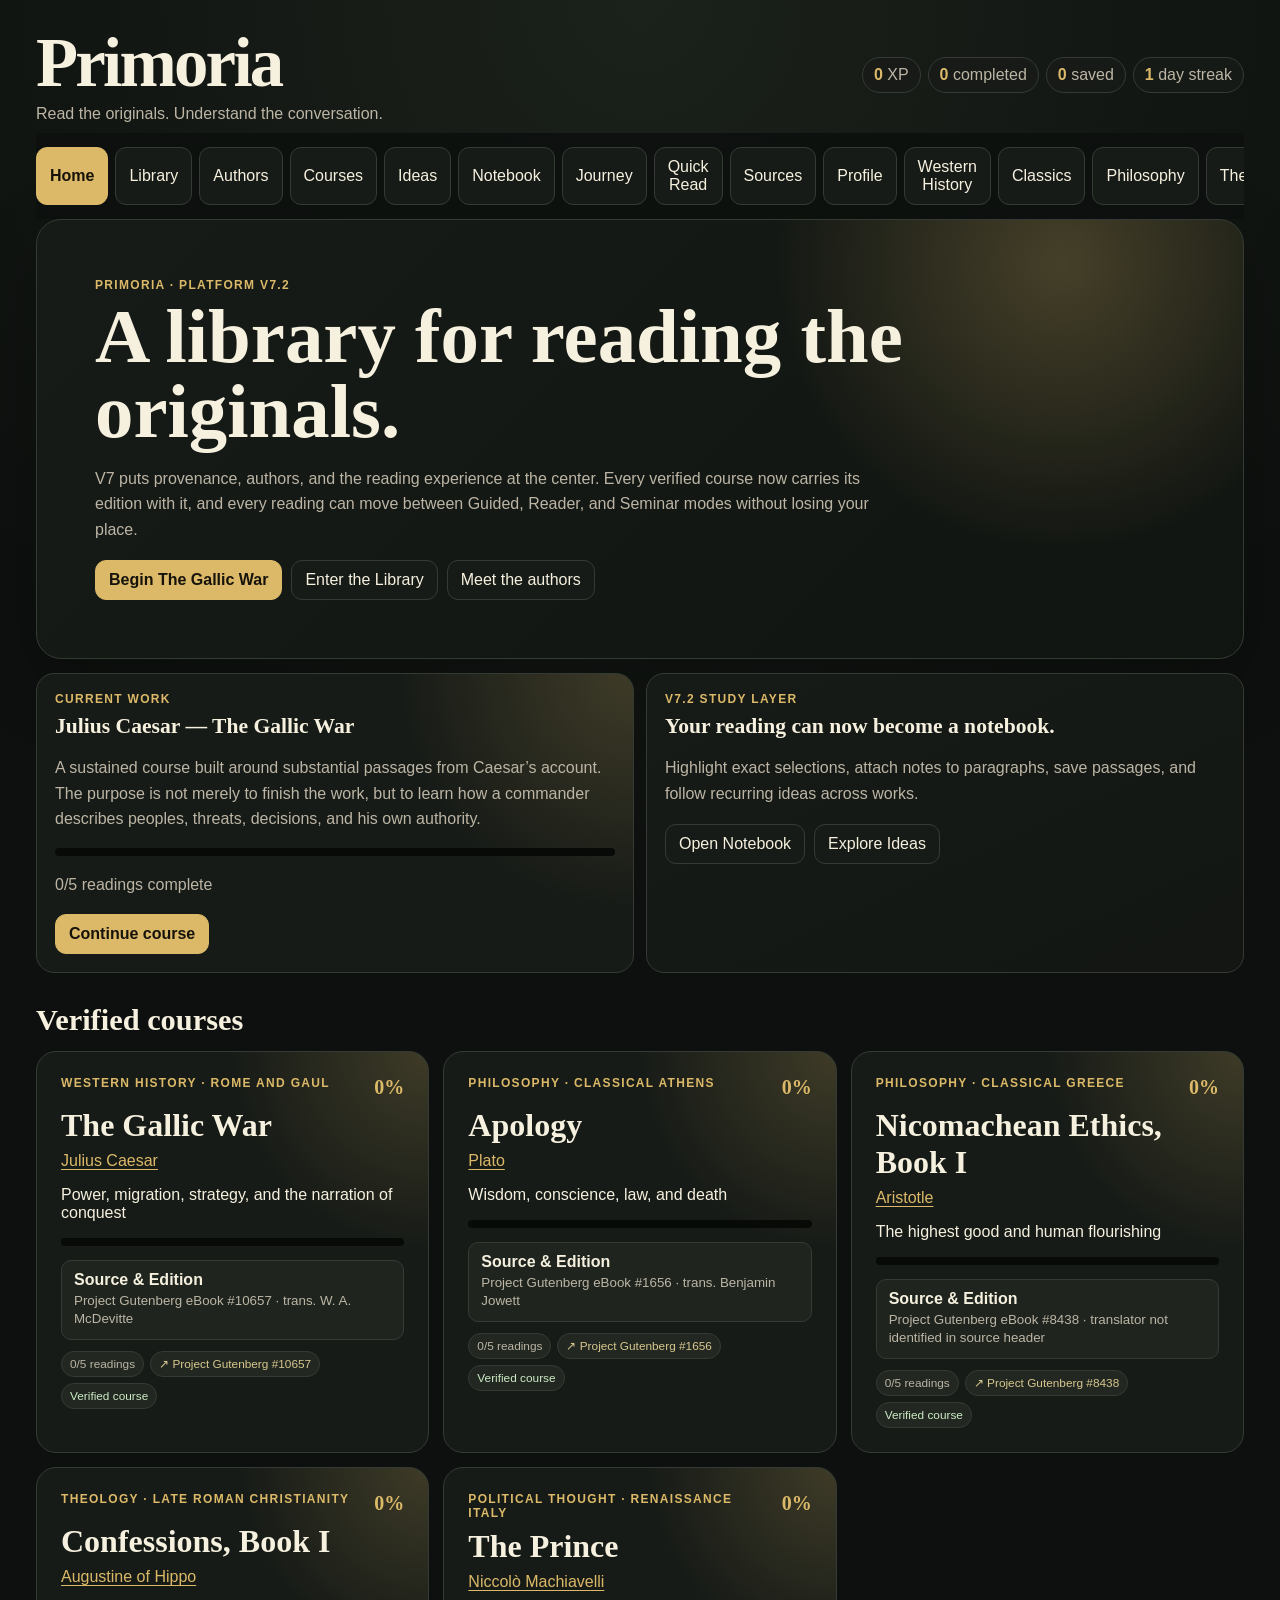
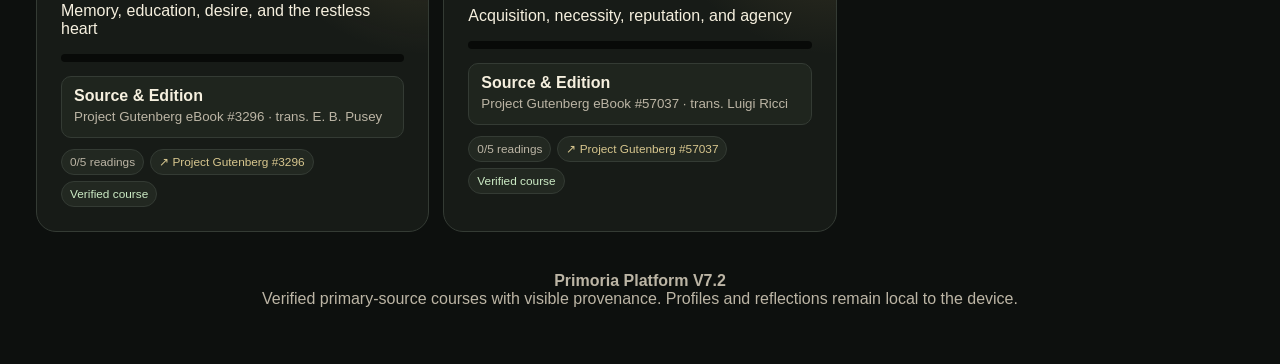
<file: index.html>
<!doctype html><html lang="en" data-theme="dark"><head><meta charset="utf-8"><meta name="viewport" content="width=device-width,initial-scale=1"><meta name="description" content="Primoria — a free public-domain primary-source humanities academy."><meta name="theme-color" content="#0d100e"><title>Primoria · Platform V7.2</title><link rel="stylesheet" href="styles.css?v=7.2.0"><link rel="manifest" href="manifest.webmanifest"></head><body><div class="shell"><header class="header"><div class="brand"><h1>Primoria</h1><p>Read the originals. Understand the conversation.</p></div><div class="stats"><div class="stat"><strong id="xp">0</strong> XP</div><div class="stat"><strong id="done">0</strong> completed</div><div class="stat"><strong id="marks">0</strong> saved</div><div class="stat"><strong id="streak">1</strong> day streak</div></div></header><nav class="nav" id="nav"></nav><main id="main"></main><footer class="footer"><strong>Primoria Platform V7.2</strong><br>Verified primary-source courses with visible provenance. Profiles and reflections remain local to the device.</footer></div>
<script src="content/western-history.js?v=4.0.1"></script>
<script src="content/classics.js?v=4.0.1"></script>
<script src="content/philosophy.js?v=4.0.1"></script>
<script src="content/theology.js?v=4.0.1"></script>
<script src="content/law.js?v=4.0.1"></script>
<script src="content/political-thought.js?v=4.0.1"></script>
<script src="sources/registry.js?v=7.2.0"></script>
<script src="courses/caesar-gallic-war.js?v=7.2.0"></script>
<script src="courses/model-courses.js?v=7.2.0"></script>
<script src="data/authors.js?v=7.2.0"></script>
<script src="data/ideas.js?v=7.2.0"></script>
<script src="app.js?v=7.2.0"></script>
<script>
setTimeout(function(){
  var main=document.getElementById("main");
  if(main && !main.children.length){
    main.innerHTML='<section class="hero"><div class="eyebrow">Primoria · Recovery</div><h2>The app JavaScript did not start.</h2><p>Clear the site cache/service worker and reload. If this message remains, verify that app.js and the data/course files were uploaded to the repository root in their correct folders.</p></section>';
  }
},1200);
</script></body></html>
</file>
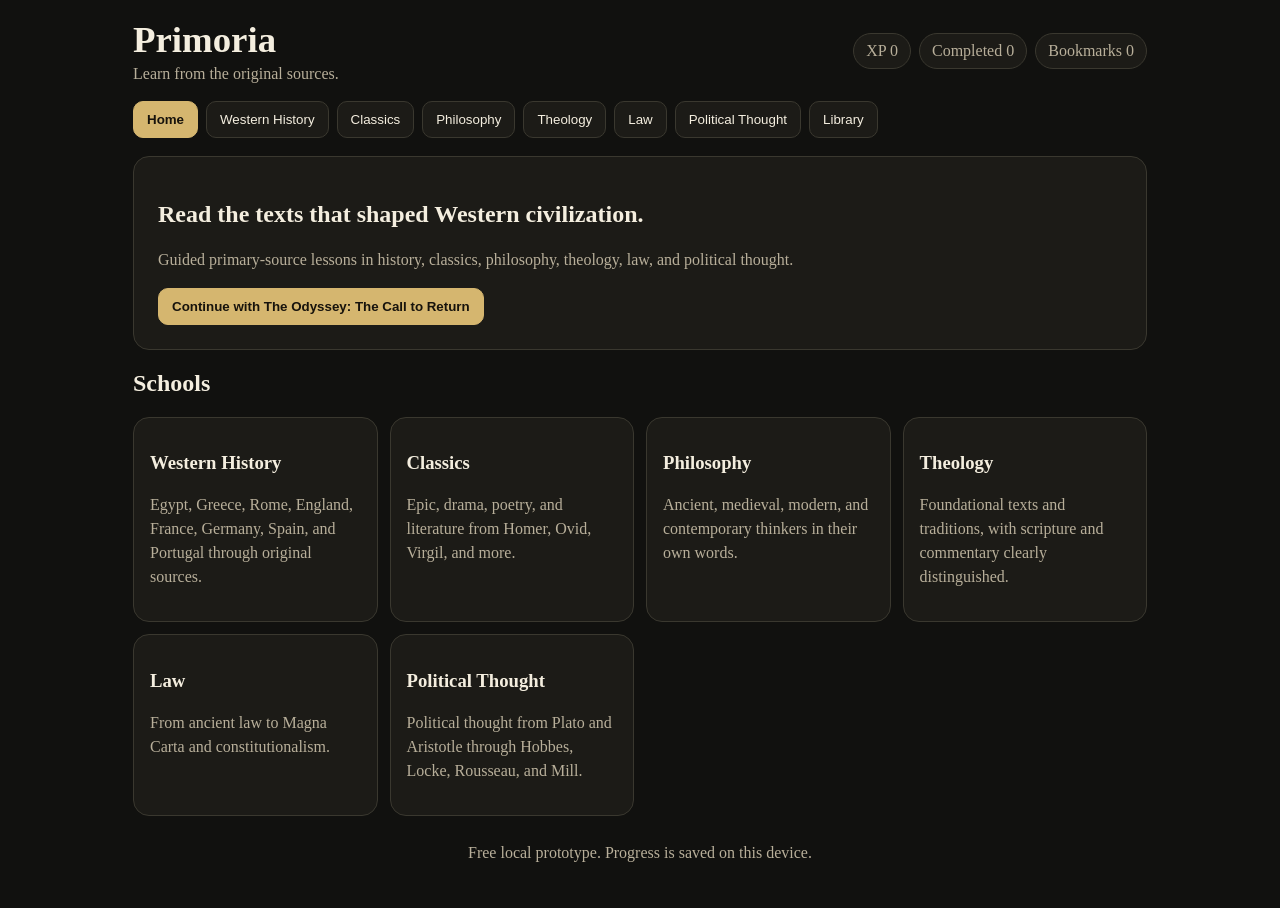
<file: Primoria-Free-Prototype.html>
<!doctype html>
<html lang="en">
<head>
<meta charset="utf-8"><meta name="viewport" content="width=device-width,initial-scale=1">
<title>Primoria</title>
<style>
:root{--bg:#11110f;--panel:#1c1b17;--text:#f4eedf;--muted:#b8af9a;--gold:#d5b66f;--paper:#efe5cf;--ink:#2a261f;--border:#3a382f}
*{box-sizing:border-box}body{margin:0;background:var(--bg);color:var(--text);font-family:Georgia,serif}
.app{max-width:1050px;margin:auto;padding:18px}.top{display:flex;justify-content:space-between;gap:16px;align-items:center;flex-wrap:wrap}
h1{margin:0;font-size:2.3rem}.sub{color:var(--muted);margin-top:4px}.stats{display:flex;gap:8px;flex-wrap:wrap}
.pill{border:1px solid var(--border);background:var(--panel);padding:8px 12px;border-radius:999px;color:var(--muted)}
nav{display:flex;gap:8px;overflow:auto;padding:18px 0}nav button,.btn{border:1px solid var(--border);background:var(--panel);color:var(--text);padding:10px 13px;border-radius:10px;cursor:pointer}
nav button.active,.primary{background:var(--gold);color:#17130c;border-color:var(--gold);font-weight:bold}
.hero,.card{border:1px solid var(--border);background:var(--panel);border-radius:16px}.hero{padding:24px;margin-bottom:18px}.hero p,.card p{color:var(--muted);line-height:1.5}
.grid{display:grid;grid-template-columns:repeat(auto-fit,minmax(220px,1fr));gap:12px}.card{padding:16px;cursor:pointer}.card:hover{border-color:var(--gold)}
.tag{display:inline-block;margin-top:10px;padding:5px 8px;border-radius:999px;background:#28261f;color:var(--gold);font-size:.82rem}
.reader{background:var(--paper);color:var(--ink);padding:24px;border-radius:16px;line-height:1.7}.quote{border-left:4px solid #9d8042;padding-left:15px;font-style:italic}
.vocab,.quiz{background:#dfd2b8;padding:14px;border-radius:10px;margin:12px 0}.option{width:100%;text-align:left;margin:6px 0;padding:10px;border-radius:8px;border:1px solid #b9aa8d;background:#f7eedc;cursor:pointer}
.search{width:100%;padding:12px;border-radius:10px;border:1px solid var(--border);background:var(--panel);color:var(--text);margin-bottom:14px}
small{color:var(--muted)}.footer{text-align:center;color:var(--muted);margin:28px 0}
</style>
</head>
<body><div class="app">
<div class="top"><div><h1>Primoria</h1><div class="sub">Learn from the original sources.</div></div>
<div class="stats"><div class="pill">XP <span id="xp">0</span></div><div class="pill">Completed <span id="done">0</span></div><div class="pill">Bookmarks <span id="marks">0</span></div></div></div>
<nav id="nav"></nav><main id="main"></main><div class="footer">Free local prototype. Progress is saved on this device.</div>
</div>
<script>
const tabs=[['home','Home'],['history','Western History'],['classics','Classics'],['philosophy','Philosophy'],['theology','Theology'],['law','Law'],['politics','Political Thought'],['library','Library']];
const lessons=[
{id:'odyssey',school:'classics',title:'The Odyssey: The Call to Return',author:'Homer',era:'Ancient Greece',context:'The Odyssey follows Odysseus as he struggles to return home after the Trojan War. It explores identity, loyalty, hospitality, endurance, and leadership.',excerpt:'Tell me, Muse, of the man of many ways, who was driven far journeys, after he had sacked Troy’s sacred citadel.',vocab:'Muse: a divine source of poetic inspiration.',q:'What is emphasized in the opening description of Odysseus?',o:['His wealth','His many-sided character and long journey','His youth','His divine birth'],a:1,e:'The opening presents Odysseus as complex, resourceful, and shaped by long experience.'},
{id:'iliad',school:'classics',title:'The Iliad: The Anger of Achilles',author:'Homer',era:'Ancient Greece',context:'The Iliad centers on the consequences of Achilles’ anger, honor, mortality, and failed leadership.',excerpt:'Sing, goddess, the anger of Peleus’ son Achilles and its devastation.',vocab:'Honor: public recognition of worth or status.',q:'What is the poem’s opening subject?',o:['The fall of Troy','The anger of Achilles','The childhood of Hector','The founding of Rome'],a:1,e:'The poem explicitly begins with Achilles’ anger and its effects.'},
{id:'ovid',school:'classics',title:'Ovid: Forms Changed',author:'Ovid',era:'Rome',context:'Metamorphoses links myths through the theme of transformation and became deeply influential in Western literature and art.',excerpt:'My mind leads me to speak now of forms changed into new bodies.',vocab:'Metamorphosis: a transformation from one form into another.',q:'What unifies the stories of Metamorphoses?',o:['Military conquest','Transformation','Roman law','Agriculture'],a:1,e:'Transformation connects the poem’s many myths.'},
{id:'plato',school:'philosophy',title:'Plato: Justice and the City',author:'Plato',era:'Ancient Greece',context:'The Republic investigates justice in the city and in the individual soul.',excerpt:'We are not looking to make any one class outstandingly happy, but to make the city as a whole so.',vocab:'Justice: right order in persons or communities.',q:'What is this passage mainly concerned with?',o:['Private wealth','The good of the whole city','Military expansion','Religious ritual'],a:1,e:'The argument focuses on the good of the political community as a whole.'},
{id:'aristotle',school:'philosophy',title:'Aristotle: Virtue as Habit',author:'Aristotle',era:'Ancient Greece',context:'The Nicomachean Ethics asks how people become excellent and flourish.',excerpt:'We become just by doing just acts, temperate by doing temperate acts, brave by doing brave acts.',vocab:'Virtue: a stable excellence of character.',q:'How does Aristotle say virtue is formed?',o:['By inheritance alone','By repeated practice','By avoiding society','By memorizing laws'],a:1,e:'Virtue develops through habituation and repeated action.'},
{id:'hammurabi',school:'law',title:'Hammurabi: Law and Kingship',author:'Code of Hammurabi',era:'Babylon',context:'The code presents royal justice through legal judgments and a prologue about the king’s authority.',excerpt:'To cause justice to prevail in the land... that the strong might not oppress the weak.',vocab:'Oppress: to treat unjustly through power.',q:'What purpose does the prologue assign to law?',o:['To increase trade only','To protect the weak and establish justice','To abolish kingship','To replace religion'],a:1,e:'The text presents law as restraining oppression and establishing order.'},
{id:'magna',school:'history',title:'England: Magna Carta',author:'Magna Carta',era:'England, 1215',context:'Magna Carta emerged from conflict between King John and his barons and became a symbol of lawful government.',excerpt:'No free man shall be seized or imprisoned... except by the lawful judgment of his equals or by the law of the land.',vocab:'Law of the land: established legal authority and procedure.',q:'Which principle is expressed here?',o:['Absolute monarchy','Lawful procedure before punishment','Religious uniformity','Military service'],a:1,e:'The clause limits arbitrary punishment through lawful process.'},
{id:'luther',school:'history',title:'Germany: Luther and Reform',author:'Martin Luther',era:'Germany, 1517',context:'The Ninety-Five Theses challenged abuses surrounding indulgences and helped ignite the Reformation.',excerpt:'The true treasure of the Church is the most holy gospel of the glory and grace of God.',vocab:'Indulgence: remission of temporal punishment in Catholic practice.',q:'What does Luther identify as the Church’s true treasure?',o:['Political authority','The gospel','Church property','Military power'],a:1,e:'Luther contrasts the gospel with the abuses he opposed.'},
{id:'france',school:'history',title:'France: Rights of Man',author:'Declaration of the Rights of Man and of the Citizen',era:'France, 1789',context:'The declaration articulated liberty, equality, sovereignty, and law during the French Revolution.',excerpt:'Men are born and remain free and equal in rights.',vocab:'Sovereignty: supreme political authority.',q:'What principle is asserted?',o:['Inherited privilege','Natural equality in rights','Royal absolutism','Religious monarchy'],a:1,e:'The text rejects legal inequality based on birth.'},
{id:'locke',school:'politics',title:'Locke: Government by Consent',author:'John Locke',era:'England',context:'The Second Treatise grounds legitimate authority in natural rights and consent.',excerpt:'No one can be... subjected to the political power of another without his own consent.',vocab:'Consent: voluntary agreement that gives authority legitimacy.',q:'What gives political authority legitimacy?',o:['Conquest','Consent','Wealth','Tradition alone'],a:1,e:'Locke grounds legitimate government in consent.'},
{id:'hobbes',school:'politics',title:'Hobbes: The Need for Sovereignty',author:'Thomas Hobbes',era:'England',context:'Leviathan argues that political order is necessary to escape insecurity and conflict.',excerpt:'Without a common power to keep them all in awe, they are in that condition which is called war.',vocab:'Sovereign: the highest political authority.',q:'What does Hobbes think is needed to prevent war?',o:['A common political power','More trade routes','Abolition of law','Isolation'],a:0,e:'Hobbes argues that peace requires an enforcing authority.'},
{id:'genesis',school:'theology',title:'Genesis: Creation and Order',author:'Genesis',era:'Ancient Israel',context:'The opening presents creation as ordered, purposeful, and dependent on divine action.',excerpt:'In the beginning God created the heavens and the earth.',vocab:'Creation: the act by which the world is brought into being.',q:'What does the opening verse establish?',o:['A divine origin of the cosmos','A Roman legal code','A Greek war','A political election'],a:0,e:'The verse introduces God as the source of creation.'}
];
let state={tab:'home',lesson:null,completed:JSON.parse(localStorage.getItem('p.done')||'[]'),marks:JSON.parse(localStorage.getItem('p.marks')||'[]'),xp:+(localStorage.getItem('p.xp')||0)};
const nav=document.getElementById('nav'),main=document.getElementById('main');
function save(){localStorage.setItem('p.done',JSON.stringify(state.completed));localStorage.setItem('p.marks',JSON.stringify(state.marks));localStorage.setItem('p.xp',state.xp);stats()}
function stats(){xp.textContent=state.xp;done.textContent=state.completed.length;marks.textContent=state.marks.length}
function go(t){state.tab=t;state.lesson=null;render()}
function openL(id){state.lesson=lessons.find(x=>x.id===id);render()}
function card(l){return `<div class="card" onclick="openL('${l.id}')"><h3>${l.title}</h3><p>${l.author} · ${l.era}</p><span class="tag">${state.completed.includes(l.id)?'Completed':'Start lesson'}${state.marks.includes(l.id)?' · Bookmarked':''}</span></div>`}
function desc(t){return {history:'Egypt, Greece, Rome, England, France, Germany, Spain, and Portugal through original sources.',classics:'Epic, drama, poetry, and literature from Homer, Ovid, Virgil, and more.',philosophy:'Ancient, medieval, modern, and contemporary thinkers in their own words.',theology:'Foundational texts and traditions, with scripture and commentary clearly distinguished.',law:'From ancient law to Magna Carta and constitutionalism.',politics:'Political thought from Plato and Aristotle through Hobbes, Locke, Rousseau, and Mill.'}[t]||''}
function render(){
nav.innerHTML=tabs.map(x=>`<button class="${state.tab===x[0]?'active':''}" onclick="go('${x[0]}')">${x[1]}</button>`).join('');
stats();
if(state.lesson)return lessonView(state.lesson);
if(state.tab==='home'){const next=lessons.find(x=>!state.completed.includes(x.id))||lessons[0];main.innerHTML=`<section class="hero"><h2>Read the texts that shaped Western civilization.</h2><p>Guided primary-source lessons in history, classics, philosophy, theology, law, and political thought.</p><button class="btn primary" onclick="openL('${next.id}')">Continue with ${next.title}</button></section><h2>Schools</h2><div class="grid">${tabs.filter(x=>!['home','library'].includes(x[0])).map(x=>`<div class="card" onclick="go('${x[0]}')"><h3>${x[1]}</h3><p>${desc(x[0])}</p></div>`).join('')}</div>`}
else if(state.tab==='library'){main.innerHTML=`<section class="hero"><h2>Library</h2><p>Search across authors, works, eras, and themes.</p></section><input class="search" id="q" placeholder="Search Homer, law, Rome..." oninput="search()"><div class="grid" id="results">${lessons.map(card).join('')}</div>`}
else{const label=tabs.find(x=>x[0]===state.tab)[1],items=lessons.filter(x=>x.school===state.tab);main.innerHTML=`<section class="hero"><h2>${label}</h2><p>${desc(state.tab)}</p></section><div class="grid">${items.map(card).join('')||'<p>More lessons coming soon.</p>'}</div>`}
}
function search(){const q=document.getElementById('q').value.toLowerCase();document.getElementById('results').innerHTML=lessons.filter(l=>JSON.stringify(l).toLowerCase().includes(q)).map(card).join('')||'<p>No matches.</p>'}
function mark(id){state.marks.includes(id)?state.marks=state.marks.filter(x=>x!==id):state.marks.push(id);save();render()}
function lessonView(l){main.innerHTML=`<button class="btn" onclick="go('${l.school}')">← Back</button><article class="reader"><small>${l.author} · ${l.era}</small><h2>${l.title}</h2><h3>Context</h3><p>${l.context}</p><h3>Primary Source</h3><p class="quote">“${l.excerpt}”</p><div class="vocab"><strong>Vocabulary</strong><br>${l.vocab}</div><button class="btn" onclick="mark('${l.id}')">${state.marks.includes(l.id)?'Remove bookmark':'Bookmark lesson'}</button><div class="quiz"><h3>Quick Test</h3><p>${l.q}</p>${l.o.map((o,i)=>`<button class="option" onclick="answer('${l.id}',${i},this)">${o}</button>`).join('')}<div id="fb"></div></div></article>`}
function answer(id,i,b){const l=lessons.find(x=>x.id===id);document.querySelectorAll('.option').forEach(x=>x.disabled=true);b.style.background=i===l.a?'#cfe3c9':'#efc7bf';document.getElementById('fb').innerHTML=`<p><strong>${i===l.a?'Correct':'Not quite'}.</strong> ${l.e}</p>`;if(i===l.a&&!state.completed.includes(id)){state.completed.push(id);state.xp+=20;save()}}
render();
</script></body></html>
</file>
<file: styles.css>
:root{
 --bg:#0d100e;--surface:#171b17;--surface2:#222821;--text:#f6f0df;--muted:#bcb5a5;
 --gold:#dbb968;--gold2:#8e6e2d;--border:#343b34;--paper:#f2e8d1;--ink:#29251e;
 --good:#b9deb1;--bad:#ecb0a8;--reader-size:20px;--reader-leading:1.75;--reader-width:780px;
}
:root[data-theme="light"]{--bg:#ece5d5;--surface:#fffaf0;--surface2:#e5dbc5;--text:#252118;--muted:#655e51;--border:#c9bda4;--paper:#fffdf8;--ink:#242018}
*{box-sizing:border-box}html{scroll-behavior:smooth}body{margin:0;background:radial-gradient(circle at top,#1b211b,var(--bg) 42%);color:var(--text);font-family:Inter,Segoe UI,sans-serif}button,input,select{font:inherit}button{cursor:pointer}
.shell{max-width:1240px;margin:auto;padding:16px}.header{display:flex;justify-content:space-between;gap:18px;align-items:center;flex-wrap:wrap;padding:8px 0}.brand h1{font:700 clamp(2.4rem,6vw,4.3rem) Georgia;margin:0;letter-spacing:-.04em}.brand p{margin:2px 0;color:var(--muted)}.stats{display:flex;gap:7px;flex-wrap:wrap}.stat{border:1px solid var(--border);background:color-mix(in srgb,var(--surface) 92%,transparent);padding:8px 11px;border-radius:999px;color:var(--muted)}.stat strong{color:var(--gold)}
.nav{display:flex;gap:7px;overflow:auto;padding:14px 0;position:sticky;top:0;z-index:9;background:color-mix(in srgb,var(--bg) 88%,transparent);backdrop-filter:blur(12px)}.nav button,.btn{border:1px solid var(--border);background:var(--surface);color:var(--text);padding:10px 13px;border-radius:11px;text-decoration:none;display:inline-flex;align-items:center;justify-content:center}.nav .active,.primary{background:var(--gold)!important;color:#17130b!important;border-color:var(--gold)!important;font-weight:800}
.hero{padding:clamp(24px,6vw,58px);border:1px solid var(--border);border-radius:25px;background:radial-gradient(circle at 85% 10%,rgba(219,185,104,.25),transparent 26%),linear-gradient(135deg,var(--surface),#111511);box-shadow:0 25px 70px rgba(0,0,0,.23)}.hero.compact{padding:clamp(22px,4vw,38px)}.hero h2{font:700 clamp(2.2rem,6vw,4.8rem) Georgia;line-height:.98;margin:7px 0 14px;max-width:950px}.hero.compact h2{font-size:clamp(2rem,5vw,3.6rem)}.hero p,.card p,.panel p{color:var(--muted);line-height:1.6;max-width:800px}.actions,.link-row{display:flex;gap:9px;flex-wrap:wrap;margin-top:18px}.eyebrow{color:var(--gold);font-weight:850;text-transform:uppercase;letter-spacing:.11em;font-size:.75rem}.section-title{font:700 1.9rem Georgia;margin:30px 0 13px}
.dashboard-grid{display:grid;grid-template-columns:repeat(auto-fit,minmax(290px,1fr));gap:12px;margin-top:14px}.panel,.card,.quick-card{border:1px solid var(--border);background:linear-gradient(155deg,var(--surface),color-mix(in srgb,var(--surface) 70%,#090b09));border-radius:18px;padding:18px}.panel h3,.card h3{font:700 1.35rem Georgia;margin:8px 0}.grid{display:grid;grid-template-columns:repeat(auto-fit,minmax(250px,1fr));gap:12px}.clickable{cursor:pointer;transition:.18s transform,.18s border-color}.clickable:hover{transform:translateY(-3px);border-color:var(--gold)}.badges{display:flex;gap:6px;flex-wrap:wrap;margin-top:11px}.badge{font-size:.74rem;border:1px solid var(--border);background:var(--surface2);padding:5px 8px;border-radius:999px;color:var(--muted)}.badge.verified{color:#ccebc5}.badge.review{color:#f0d69a}.progress{height:8px;background:#080a08;border-radius:99px;overflow:hidden}.progress span{height:100%;display:block;background:var(--gold)}.horizontal{display:flex;gap:12px;overflow:auto;padding-bottom:8px}.horizontal .card{min-width:285px}.top-gap{margin-top:14px}
.timeline{max-width:900px;margin:20px auto}.timeline-item{border-left:2px solid var(--border);padding:0 0 12px 20px;position:relative}.timeline-item:before{content:"";position:absolute;left:-7px;top:18px;width:12px;height:12px;border-radius:50%;background:var(--surface2);border:2px solid var(--border)}.timeline-item.done:before{background:#8fc384}.timeline-item.next:before{background:var(--gold);box-shadow:0 0 0 6px rgba(219,185,104,.15)}.timeline-item button{width:100%;display:flex;gap:13px;align-items:center;text-align:left;padding:14px;border:1px solid var(--border);border-radius:13px;background:var(--surface);color:var(--text)}.timeline-item button>span{color:var(--gold);font-weight:800}.timeline-item small{display:block;color:var(--muted);margin-top:3px}
.quick-card{max-width:780px;margin:15px auto;padding:clamp(22px,5vw,42px)}.quick-card h2{font:700 clamp(2rem,5vw,3.5rem) Georgia}.quick-card blockquote{font:1.35rem/1.7 Georgia;border-left:5px solid var(--gold);padding-left:18px}
.controls{display:grid;grid-template-columns:2fr 1fr 1fr;gap:8px;margin:15px 0}.controls input,.controls select,.reader-tools select{padding:12px;border:1px solid var(--border);border-radius:10px;background:var(--surface);color:var(--text)}
.reader-shell{max-width:1100px;margin:auto}.backbar{display:flex;justify-content:space-between;gap:8px;margin-bottom:9px}.reader-tools{display:flex;gap:10px;align-items:center;flex-wrap:wrap;padding:11px;border:1px solid var(--border);background:var(--surface);border-radius:13px;margin-bottom:10px}.reader-tools label{display:flex;align-items:center;gap:7px;color:var(--muted);font-size:.86rem}.reader-tools input{accent-color:var(--gold)}
.reader{max-width:var(--reader-width);margin:auto;background:var(--paper);color:var(--ink);padding:clamp(22px,5vw,55px);border-radius:22px;box-shadow:0 24px 75px rgba(0,0,0,.28);font-size:var(--reader-size);line-height:var(--reader-leading)}.reader h1{font:700 clamp(2.2rem,6vw,4.5rem)/1 Georgia;margin:16px 0}.reader h2{font:700 1.45em Georgia;margin-top:1.8em}.reader p,.reader li{line-height:var(--reader-leading)}.byline{color:#615845}.meta{display:flex;gap:6px;flex-wrap:wrap}.meta span{background:#e3d5b7;border:1px solid #c9b994;padding:5px 8px;border-radius:99px;font-size:.7em}.notice{background:#fff3d2;border:1px solid #d3ad56;padding:12px;border-radius:10px;font-size:.86em}.primary-text blockquote,.feedback blockquote{font:1.22em/1.75 Georgia;border-left:5px solid #947132;padding:12px 0 12px 20px;margin:20px 0}.vocab{display:grid;grid-template-columns:repeat(auto-fit,minmax(210px,1fr));gap:8px}.vocab div{background:#e2d4b5;padding:11px;border-radius:9px}.quiz{background:#dfd0b2;padding:18px;border-radius:14px;margin-top:25px}.question+.question{margin-top:18px;border-top:1px solid #b7a27d;padding-top:18px}.option{width:100%;text-align:left;padding:11px;margin:6px 0;border:1px solid #b39f7b;background:#fbf2df;color:var(--ink);border-radius:8px}.option.correct{background:var(--good)}.option.wrong{background:var(--bad)}.feedback{font-weight:650}.connections{display:grid;grid-template-columns:1fr 1fr;gap:12px;margin-top:24px}.connections>div{background:#e7dcc6;padding:14px;border-radius:11px}.connections button{display:block;width:100%;text-align:left;border:0;background:transparent;padding:8px 0;color:var(--ink);text-decoration:underline}.fine-print{font-size:.78em;color:#665e50}
.story-panel{position:relative;overflow:hidden;background:linear-gradient(135deg,#d9c59c,#f5ecd8);border-radius:14px;padding:22px}.story-orb{width:95px;height:95px;border-radius:50%;background:radial-gradient(circle at 35% 30%,#fff4bd,#ba7c2e 60%,#3f2512);float:right;margin:0 0 12px 18px;animation:float 4s ease-in-out infinite}@keyframes float{50%{transform:translateY(-8px)}}.mode-reading .reader section:not(.primary-text):not(.quiz){display:none}.mode-reading .reader .quiz{margin-top:40px}.mode-scholar .reader{font-family:Georgia,serif}.empty{padding:24px;border:1px dashed var(--border);border-radius:14px;color:var(--muted)}.footer{text-align:center;color:var(--muted);padding:40px 10px}
@media(max-width:760px){.shell{padding:10px}.nav{margin:0 -10px;padding-left:10px}.stats{width:100%}.stat{flex:1;text-align:center}.controls{grid-template-columns:1fr}.connections{grid-template-columns:1fr}.reader-tools label{width:100%;justify-content:space-between}.reader-tools input{flex:1}.hero h2{line-height:1.02}}

.card-top{display:flex;justify-content:space-between;gap:12px}.sequence{color:var(--gold);font:700 1.25rem Georgia}.text-link{border:0;background:none;color:var(--gold);padding:0;text-decoration:underline}.feature-panel{background:radial-gradient(circle at top right,rgba(219,185,104,.2),transparent 35%),var(--surface)}.panel blockquote{font-family:Georgia,serif;line-height:1.55;margin-left:0}.era-section{margin:28px 0}.era-section>header h2{font:700 2rem Georgia;margin:4px 0 12px}.map-card{border:1px solid var(--border);background:linear-gradient(180deg,#1d2922,#101713);border-radius:22px;padding:15px;margin-top:14px}.map-card svg{width:100%;min-height:460px}.land{fill:#6d785f;stroke:#c8b77f;stroke-width:.35}.sea{fill:#203d43}.map-point{cursor:pointer}.map-point circle{fill:var(--gold)}.map-point text{fill:#fff7e1;font-size:2.2px}.modal-backdrop{position:fixed;inset:0;background:rgba(5,7,6,.8);z-index:50;display:grid;place-items:center;padding:18px;backdrop-filter:blur(8px)}.onboarding{max-width:800px;max-height:94vh;overflow:auto;background:var(--paper);color:var(--ink);border-radius:24px;padding:clamp(24px,5vw,48px)}.onboarding h1{font:700 clamp(2.2rem,6vw,4rem) Georgia}.seal{width:58px;height:58px;border-radius:50%;display:grid;place-items:center;background:#2e352d;color:var(--gold);font:700 2rem Georgia}.field{display:grid;gap:6px;margin:14px 0}.field input,.field select,.survey-row select{padding:11px;border:1px solid #c6b99d;border-radius:9px;background:#fffaf0;color:#29251e}.survey-block{margin:16px 0}.interest-grid{display:grid;grid-template-columns:repeat(auto-fit,minmax(150px,1fr));gap:8px;margin-top:9px}.interest-grid label{border:1px solid #c6b99d;border-radius:9px;padding:9px;background:#fffaf0}.survey-row{display:grid;grid-template-columns:1fr 1fr;gap:10px}.profile-grid{display:grid;grid-template-columns:repeat(auto-fit,minmax(280px,1fr));gap:12px;margin-top:14px}.profile-number{font:700 4rem Georgia;color:var(--gold)}.profile-progress{display:grid;grid-template-columns:110px 1fr 42px;gap:8px;align-items:center;margin:10px 0}.profile-progress .progress b{display:block;height:100%;background:var(--gold)}.achievement-grid{display:grid;grid-template-columns:1fr 1fr;gap:8px}.achievement-grid span{padding:10px;border:1px solid var(--border);border-radius:9px;opacity:.45}.achievement-grid .earned{opacity:1;color:var(--gold)}@media(max-width:650px){.survey-row{grid-template-columns:1fr}.profile-progress{grid-template-columns:90px 1fr 38px}}

.course-grid{display:grid;grid-template-columns:repeat(auto-fit,minmax(320px,1fr));gap:14px}.course-card{border:1px solid var(--border);background:radial-gradient(circle at top right,rgba(219,185,104,.2),transparent 35%),var(--surface);border-radius:20px;padding:24px}.course-card h2{font:700 2rem Georgia;margin:8px 0}.work-hero{display:grid;grid-template-columns:1fr auto;gap:25px;align-items:center;padding:clamp(25px,6vw,60px);border-radius:24px;border:1px solid var(--border);background:radial-gradient(circle at 85% 10%,rgba(219,185,104,.25),transparent 28%),var(--surface)}.work-hero h1{font:700 clamp(3rem,8vw,6rem)/.95 Georgia;margin:6px 0}.work-sub{font:italic 1.35rem Georgia;color:var(--gold)}.work-seal{width:130px;height:130px;border:2px solid var(--gold);border-radius:50%;display:grid;place-items:center;font:700 1.8rem Georgia;color:var(--gold)}.source-panel{margin-top:14px;border:1px solid var(--border);background:var(--surface);padding:18px;border-radius:15px}.book-panel{margin:14px 0;border:1px solid var(--border);background:var(--surface);border-radius:17px;padding:18px}.book-panel>header{display:flex;justify-content:space-between;gap:20px;align-items:start}.book-panel h2{font:700 1.7rem Georgia;margin:5px 0}.book-count{color:var(--gold);font-weight:800}.day-list{display:grid;gap:8px;margin-top:14px}.day-list button{display:flex;gap:14px;text-align:left;align-items:center;border:1px solid var(--border);background:var(--surface2);color:var(--text);padding:13px;border-radius:11px}.day-list button>span{min-width:54px;color:var(--gold);font-weight:800}.day-list small{display:block;color:var(--muted);margin-top:3px}.day-list button.done{border-color:#7ea775}.substantial p{font-family:Georgia,serif;font-size:1.08em;line-height:var(--reader-leading);text-indent:1.2em}.compare-panel{margin-top:25px;background:#e5d6b8;padding:18px;border-radius:12px}.journal-box{margin-top:20px;border-top:1px solid #bbaa87;padding-top:20px}.journal-box textarea{width:100%;min-height:170px;padding:13px;border:1px solid #b9a681;background:#fffaf0;color:#29251e;border-radius:10px;font:inherit;line-height:1.55}.journal-box small{display:block;margin-top:8px}.journal-list{display:grid;gap:12px}.source-panel small{color:var(--muted)}@media(max-width:700px){.work-hero{grid-template-columns:1fr}.work-seal{width:90px;height:90px}.book-panel>header{display:block}}

/* Primoria V7 platform layer */
:root[data-theme="sepia"]{--bg:#30291f;--surface:#44392b;--surface2:#574937;--text:#f4e7c8;--muted:#cbbd9f;--border:#66563f;--paper:#efe0bd;--ink:#342a1d}
.author-link{border:0;background:none;padding:0;color:var(--gold);font:inherit;text-decoration:underline;text-underline-offset:3px}.author-link.large{font:italic 1.1em Georgia}.card-author{margin:5px 0 10px}.source-inline{margin-top:14px;padding:10px 12px;border:1px solid var(--border);border-radius:10px;background:color-mix(in srgb,var(--surface2) 78%,transparent)}.source-inline strong,.source-inline small{display:block}.source-inline small{color:var(--muted);margin-top:3px;line-height:1.4}.source-badge{color:#d8c78f}.source-heading{display:flex;align-items:start;justify-content:space-between;gap:15px}.source-heading h3{font:700 1.55rem Georgia;margin:5px 0}.source-grid{display:grid;grid-template-columns:repeat(auto-fit,minmax(220px,1fr));gap:10px;margin:15px 0}.source-grid div{border:1px solid var(--border);border-radius:10px;padding:10px;background:var(--surface2)}.source-grid dt{text-transform:uppercase;letter-spacing:.08em;font-size:.68rem;color:var(--gold);font-weight:800}.source-grid dd{margin:5px 0 0;line-height:1.45}.fine-source{color:var(--muted);line-height:1.55}.primary-source{background:transparent!important;color:var(--gold)!important;border-color:var(--gold)!important}.compact-source{background:#eadbb9;color:#352d20;border-color:#c8ae77}.compact-source .eyebrow{color:#775b24}.compact-source .source-grid div{background:#f6eacb;border-color:#c8ae77}.compact-source .badge{background:#f3e6c5;border-color:#c8ae77;color:#3a321f}.compact-source .btn{background:#f8efda;color:#352d20;border-color:#b99c60}.compact-source .primary-source{color:#6d4f17!important}
.library-hero,.journey-hero{display:grid;grid-template-columns:1fr auto;gap:20px;align-items:end;border:1px solid var(--border);border-radius:25px;padding:clamp(25px,5vw,52px);background:radial-gradient(circle at 85% 10%,rgba(219,185,104,.24),transparent 27%),var(--surface)}.library-hero h1,.journey-hero h1{font:700 clamp(2.6rem,7vw,5.5rem)/.98 Georgia;margin:7px 0}.library-hero p,.journey-hero p{max-width:760px;color:var(--muted);line-height:1.6}.library-number{width:150px;height:150px;border-radius:50%;border:1px solid var(--gold);display:grid;place-content:center;text-align:center;color:var(--gold)}.library-number strong{font:700 3rem Georgia}.library-number span{font-size:.78rem;text-transform:uppercase;letter-spacing:.08em}.library-controls{display:grid;grid-template-columns:minmax(260px,2fr) 1fr 1fr;gap:10px;margin:15px 0}.library-controls label{display:grid;gap:5px;color:var(--muted);font-size:.78rem;text-transform:uppercase;letter-spacing:.06em}.library-controls input,.library-controls select{width:100%;padding:12px;border:1px solid var(--border);border-radius:10px;background:var(--surface);color:var(--text)}.shelf-heading{display:flex;align-items:end;justify-content:space-between;gap:15px;margin:28px 0 12px}.shelf-heading h2{font:700 2.1rem Georgia;margin:4px 0}.archive{margin-top:35px;border:1px solid var(--border);border-radius:17px;padding:15px;background:var(--surface)}.archive summary{cursor:pointer;font-weight:800;color:var(--gold)}.archive>p{color:var(--muted);max-width:800px;line-height:1.55}
.author-grid{display:grid;grid-template-columns:repeat(auto-fit,minmax(340px,1fr));gap:14px}.author-card{display:grid;grid-template-columns:auto 1fr;gap:18px;align-items:start;border:1px solid var(--border);background:var(--surface);border-radius:20px;padding:22px}.author-card h2{font:700 2rem Georgia;margin:6px 0}.author-card p{color:var(--muted);line-height:1.55}.author-medallion{width:82px;height:82px;border-radius:50%;display:grid;place-items:center;border:1px solid var(--gold);background:radial-gradient(circle at 35% 25%,#4c4935,#161a16);color:var(--gold);font:700 1.65rem Georgia;flex:0 0 auto}.hero-medallion{width:150px;height:150px;font-size:2.7rem}.author-dates{color:var(--gold)!important;font-weight:700}.author-hero{display:grid;grid-template-columns:auto 1fr;gap:28px;align-items:center;border:1px solid var(--border);background:var(--surface);border-radius:25px;padding:clamp(25px,5vw,55px)}.author-hero h1{font:700 clamp(3rem,8vw,6rem)/.95 Georgia;margin:5px 0}.lead{max-width:820px;font:1.2rem/1.6 Georgia;color:var(--muted)}.author-layout{display:grid;grid-template-columns:1.6fr 1fr;gap:14px;margin-top:14px}.author-bio h2,.author-layout h2{font:700 1.8rem Georgia}.author-bio p{font-size:1.03rem;line-height:1.7}.author-bio blockquote{border-left:4px solid var(--gold);padding-left:15px;color:var(--muted)}.mini-timeline{display:grid;gap:12px}.mini-timeline div{display:grid;grid-template-columns:90px 1fr;gap:10px;border-top:1px solid var(--border);padding-top:10px}.mini-timeline strong{color:var(--gold)}.mini-timeline span{color:var(--muted);line-height:1.45}.works-grid{display:grid;grid-template-columns:repeat(auto-fit,minmax(220px,1fr));gap:10px}.work-tile{border:1px solid var(--border);border-radius:15px;background:var(--surface);padding:18px;min-height:140px}.work-tile h3{font:700 1.35rem Georgia}.work-tile span{color:var(--muted)}.work-tile.available{border-color:color-mix(in srgb,var(--gold) 55%,var(--border))}.conversation-panel{margin-top:25px;padding:25px;border:1px solid var(--border);border-radius:20px;background:var(--surface)}.conversation-panel h2{font:700 2rem Georgia;margin:5px 0}.conversation-panel p{color:var(--muted);max-width:840px;line-height:1.6}.connection-row{display:flex;flex-wrap:wrap;gap:8px;margin-top:15px}.connection-chip{border:1px solid var(--gold);background:transparent;color:var(--gold);padding:9px 12px;border-radius:999px}
.v7-tools{display:grid;gap:10px}.mode-switch{display:grid;grid-template-columns:repeat(3,1fr);gap:8px;width:100%}.mode-button{border:1px solid var(--border);background:var(--surface2);color:var(--text);padding:11px;border-radius:11px;text-align:left}.mode-button strong,.mode-button small{display:block}.mode-button small{color:var(--muted);font-size:.72rem;margin-top:3px}.mode-button.selected{border-color:var(--gold);box-shadow:0 0 0 1px var(--gold) inset;background:color-mix(in srgb,var(--surface2) 75%,var(--gold))}.mode-button.selected strong{color:var(--gold)}.reader-sliders{display:flex;gap:12px;align-items:center;flex-wrap:wrap}.reader-sliders label{display:flex;align-items:center;gap:7px}.reader-source-strip{display:flex;justify-content:space-between;gap:15px;align-items:center;border-top:1px solid #c7b68e;border-bottom:1px solid #c7b68e;padding:10px 0;margin:14px 0;color:#5b503d}.reader-source-strip strong,.reader-source-strip small{display:block}.reader-source-strip small{font-size:.7em;margin-top:2px}.reader-source-strip a{color:#795a1c;font-weight:800;font-size:.75em}.seminar-note{border-left:5px solid #947132;background:#eadbb9;padding:14px 16px;margin:20px 0}.seminar-note .eyebrow{color:#7a5c22}.reading-heading{display:flex;align-items:center;justify-content:space-between;gap:10px}.done-on-paper{background:#dcebd4!important;color:#335b2a!important;border-color:#8bad81!important}.quiz-intro{font-size:.9em;color:#665e50}.reading-complete{margin-top:30px;padding-top:20px;border-top:1px solid #bbaa87;display:flex;align-items:center;justify-content:space-between;gap:15px}.reading-complete p{margin:0;color:#665e50;font-size:.9em}.saved-btn{border-color:var(--gold);color:var(--gold)}.actions.tight{margin:0}.mode-reader .orientation,.mode-reader .vocab,.mode-reader .quiz,.mode-reader .compare-panel,.mode-reader .journal-box,.mode-reader .compact-source,.mode-reader .seminar-note{display:none}.mode-reader .reader{max-width:min(var(--reader-width),880px)}.mode-reader .primary-text{margin-top:28px}.mode-reader .primary-text h2{display:none}.mode-seminar .reader{box-shadow:0 24px 75px rgba(0,0,0,.34),0 0 0 1px #c5aa6a inset}.substantial p[data-paragraph]{position:relative}.mode-seminar .substantial p[data-paragraph]::before{content:attr(data-paragraph);position:absolute;left:-2.3em;color:#a69064;font:.65em/1.2 sans-serif;text-indent:0}
.journey-stats{display:flex;gap:8px}.journey-stats div{width:105px;height:105px;border:1px solid var(--border);border-radius:50%;display:grid;place-content:center;text-align:center}.journey-stats strong{font:700 2rem Georgia;color:var(--gold)}.journey-stats span{color:var(--muted);font-size:.72rem}.journey-course-list{display:grid;gap:8px}.journey-course-list>button{display:grid;grid-template-columns:1fr minmax(160px,280px);gap:20px;align-items:center;border:1px solid var(--border);border-radius:13px;background:var(--surface);color:var(--text);padding:14px;text-align:left}.journey-course-list small{display:block;color:var(--muted);margin-top:3px}.journey-progress{display:grid;grid-template-columns:42px 1fr;gap:9px;align-items:center}.journey-progress>span{color:var(--gold);font-weight:800}.muted-line{color:var(--muted)}.source-list{display:grid;gap:12px}
@media(max-width:800px){.library-hero,.journey-hero{grid-template-columns:1fr}.library-number{width:110px;height:110px}.library-controls{grid-template-columns:1fr}.author-layout{grid-template-columns:1fr}.mode-switch{grid-template-columns:1fr}.reader-sliders label{width:100%;justify-content:space-between}.reader-sliders input,.reader-sliders select{flex:1}.journey-stats{flex-wrap:wrap}.journey-course-list>button{grid-template-columns:1fr}.reader-source-strip{display:block}.reader-source-strip a{display:inline-block;margin-top:8px}.mode-seminar .substantial p[data-paragraph]::before{position:static;display:inline-block;width:1.8em}}
@media(max-width:620px){.author-card,.author-hero{grid-template-columns:1fr}.hero-medallion{width:100px;height:100px}.shelf-heading{display:block}.shelf-heading .text-link{margin-top:8px}.reading-complete{display:block}.reading-complete .btn{margin-top:10px}}


/* Primoria V7.2 study layer */
.study-tools{display:flex;align-items:center;gap:8px;flex-wrap:wrap;padding-top:10px;border-top:1px solid var(--border)}.study-tools small{color:var(--muted);flex:1 1 260px}.study-action{border-color:#c7a95d!important;color:var(--gold)!important}
.annotatable-paragraph{position:relative;margin:0 0 1.4em;border-radius:8px;transition:background .15s ease}.annotatable-paragraph>p{margin:0}.annotatable-paragraph:hover{background:rgba(135,103,39,.06)}.paragraph-tools{display:flex;gap:7px;flex-wrap:wrap;margin:.35em 0 .15em;opacity:.12;transition:opacity .15s}.annotatable-paragraph:hover .paragraph-tools,.annotatable-paragraph:focus-within .paragraph-tools,.saved-passage .paragraph-tools{opacity:1}.paragraph-tools button{border:0;background:transparent;color:#7b6845;font:700 .68em/1.2 sans-serif;padding:4px 0;cursor:pointer}.paragraph-tools button+button:before{content:"·";margin-right:7px;color:#a8936d}.primoria-highlight{background:#e2ca6d;color:#30270f;padding:0 .08em;border-radius:2px}.saved-passage{box-shadow:-3px 0 0 #b49145;padding-left:13px}.margin-note{margin:.55em 0 .8em;padding:10px 12px;border-left:3px solid #947132;background:#eadbb9;color:#403520;font:14px/1.5 system-ui,sans-serif}.margin-note strong{font-size:.72rem;text-transform:uppercase;letter-spacing:.07em;color:#775b24}.margin-note p{margin:4px 0 0}
.reading-idea-strip{display:flex;align-items:center;gap:7px;flex-wrap:wrap;margin:10px 0 18px;padding:8px 0}.reading-idea-strip>span{text-transform:uppercase;letter-spacing:.08em;font-size:.68rem;color:#74654a;font-weight:800}.reading-idea-strip button{border:1px solid #b9a57b;background:transparent;color:#6c5428;padding:5px 9px;border-radius:999px;font-size:.7rem;cursor:pointer}
.course-ideas{margin:18px 0;padding:22px;border:1px solid var(--border);border-radius:18px;background:var(--surface)}.course-ideas h2{font:700 1.8rem Georgia;margin:5px 0}
.notebook-stats{display:flex;gap:8px;flex-wrap:wrap;margin-top:16px}.notebook-stats span{border:1px solid var(--border);border-radius:999px;padding:8px 11px;color:var(--muted)}.notebook-stats strong{color:var(--gold)}.notebook-section{margin-top:28px}.notebook-grid{display:grid;grid-template-columns:repeat(auto-fit,minmax(290px,1fr));gap:12px}.notebook-card{border:1px solid var(--border);border-radius:17px;background:var(--surface);padding:18px}.notebook-card h3{font:700 1.35rem Georgia;margin:6px 0}.notebook-card p{color:var(--muted);line-height:1.6}.notebook-card blockquote{margin:12px 0;padding-left:13px;border-left:3px solid var(--gold);color:var(--muted);font:1rem/1.6 Georgia}.note-card{border-color:color-mix(in srgb,var(--gold) 45%,var(--border))}
.idea-hero{display:grid;grid-template-columns:1fr auto;gap:24px;align-items:end;border:1px solid var(--border);border-radius:25px;padding:clamp(25px,5vw,52px);background:radial-gradient(circle at 88% 16%,rgba(219,185,104,.22),transparent 28%),var(--surface)}.idea-hero h1{font:700 clamp(2.7rem,7vw,5.3rem)/.98 Georgia;margin:7px 0}.idea-hero p{max-width:760px;color:var(--muted);line-height:1.6}.idea-count{width:145px;height:145px;border:1px solid var(--gold);border-radius:50%;display:grid;place-content:center;text-align:center}.idea-count strong{font:700 2.8rem Georgia;color:var(--gold)}.idea-count span{font-size:.7rem;text-transform:uppercase;letter-spacing:.08em;color:var(--muted)}.ideas-layout{display:grid;grid-template-columns:minmax(260px,.75fr) minmax(0,2fr);gap:14px;margin-top:14px}.idea-index{display:grid;align-content:start;gap:7px}.idea-index button{border:1px solid var(--border);background:var(--surface);color:var(--text);padding:13px;border-radius:12px;text-align:left}.idea-index button strong,.idea-index button small{display:block}.idea-index button small{color:var(--muted);margin-top:4px;line-height:1.35}.idea-index button.active{border-color:var(--gold);box-shadow:0 0 0 1px var(--gold) inset}.idea-detail{border:1px solid var(--border);border-radius:18px;background:var(--surface);padding:clamp(20px,4vw,38px)}.idea-detail h2{font:700 clamp(2rem,5vw,3.6rem) Georgia;margin:6px 0}.idea-question{font:italic 1.2rem/1.5 Georgia!important;color:var(--gold)!important}.idea-detail>p{color:var(--muted);line-height:1.65;max-width:820px}.idea-course-chain{display:grid;gap:10px;margin-top:23px}.idea-course-node{display:grid;grid-template-columns:42px 1fr;gap:12px;padding:16px;border-top:1px solid var(--border)}.idea-course-node>span{width:34px;height:34px;border-radius:50%;display:grid;place-content:center;border:1px solid var(--gold);color:var(--gold);font-weight:800}.idea-course-node p{color:var(--muted);line-height:1.55}
@media(max-width:800px){.idea-hero,.ideas-layout{grid-template-columns:1fr}.idea-count{width:105px;height:105px}.paragraph-tools{opacity:1}.annotatable-paragraph{padding-left:0}.saved-passage{padding-left:10px}}
</file>
